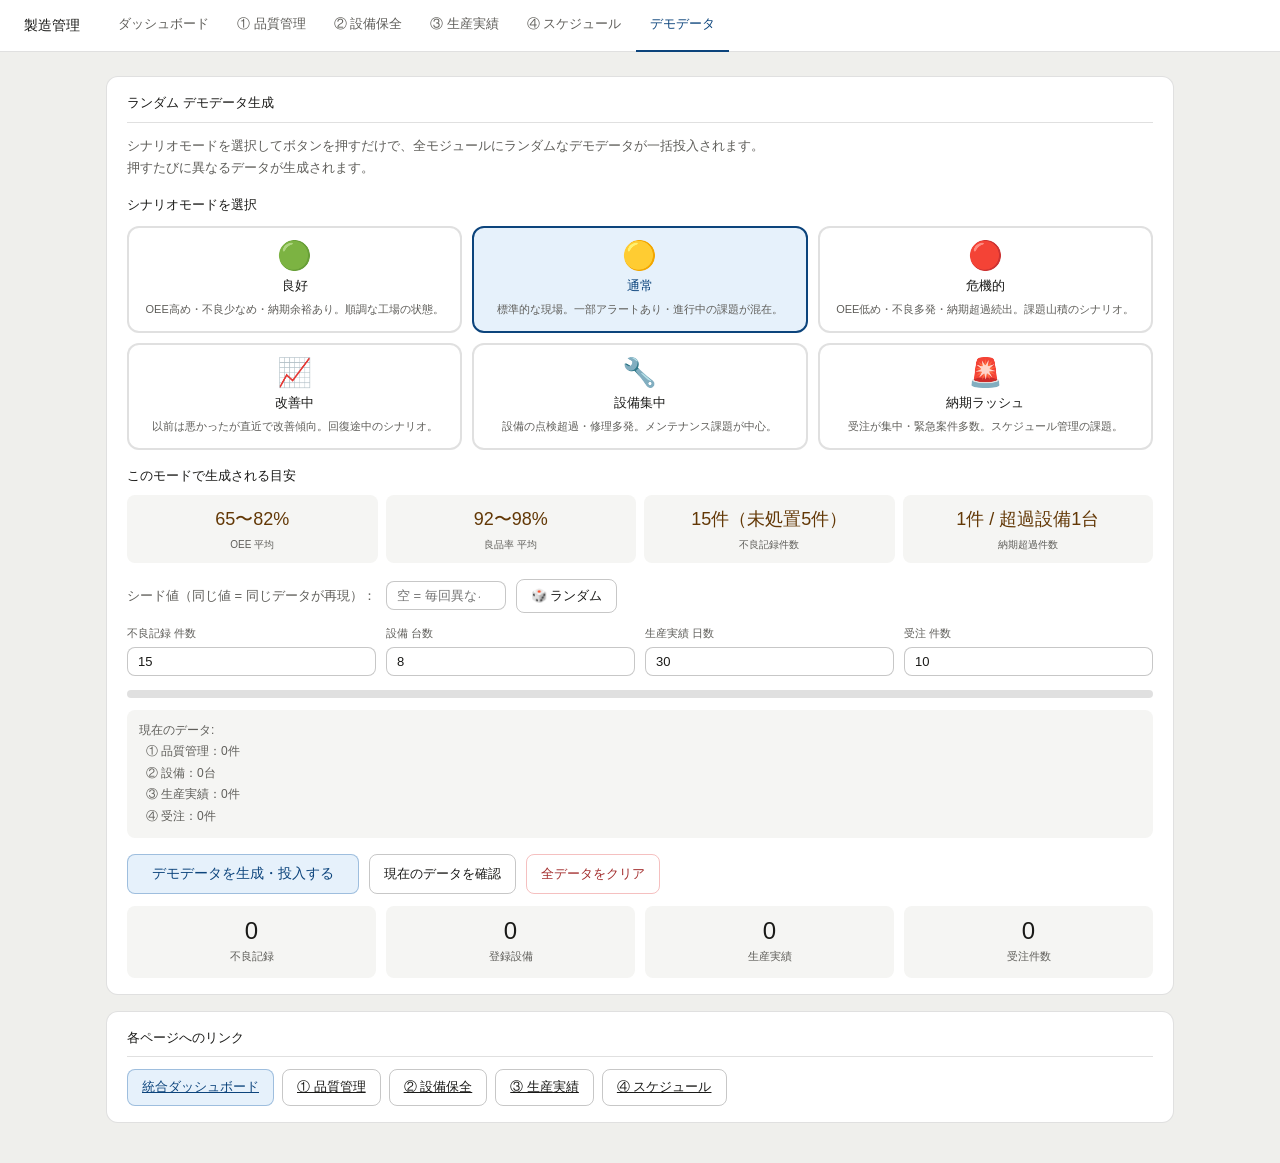
<file: demo.html>
<!DOCTYPE html>
<html lang="ja">
<head>
<meta charset="UTF-8">
<meta name="viewport" content="width=device-width, initial-scale=1">
<title>デモデータ（ランダム生成） | 製造管理</title>
<link rel="stylesheet" href="css/style.css">
<style>
.mode-grid{display:grid;grid-template-columns:repeat(3,minmax(0,1fr));gap:10px;margin-bottom:1rem}
.mode-card{border:2px solid var(--border);border-radius:var(--radius-lg);padding:14px;cursor:pointer;transition:all .15s;text-align:center;background:var(--bg)}
.mode-card:hover{border-color:var(--border2)}
.mode-card.selected{border-color:var(--info);background:var(--info-bg)}
.mode-card.selected .mode-name{color:var(--info)}
.mode-card.selected-warn{border-color:var(--danger);background:var(--danger-bg)}
.mode-card.selected-warn .mode-name{color:var(--danger)}
.mode-card.selected-ok{border-color:var(--success);background:var(--success-bg)}
.mode-card.selected-ok .mode-name{color:var(--success)}
.mode-icon{font-size:28px;margin-bottom:6px;line-height:1}
.mode-name{font-size:13px;font-weight:500;color:var(--text)}
.mode-desc{font-size:11px;color:var(--text2);margin-top:4px;line-height:1.5}
.kpi-preview{display:grid;grid-template-columns:repeat(4,minmax(0,1fr));gap:8px;margin-bottom:1rem}
.kpi-p{background:var(--bg2);border-radius:var(--radius);padding:10px;text-align:center}
.kpi-pv{font-size:18px;font-weight:500}
.kpi-pl{font-size:10px;color:var(--text2);margin-top:3px}
.seed-row{display:flex;align-items:center;gap:10px;margin-bottom:12px;flex-wrap:wrap}
.prog-bar{height:8px;background:var(--border);border-radius:4px;overflow:hidden;margin:12px 0}
.prog-fill{height:100%;border-radius:4px;transition:width .4s}
.log-box{background:var(--bg2);border-radius:var(--radius);padding:10px 12px;font-size:12px;line-height:1.8;color:var(--text2);min-height:60px;white-space:pre-wrap}
.detail-grid{display:grid;grid-template-columns:1fr 1fr;gap:10px;margin-top:10px}
.detail-item{font-size:12px;padding:8px 10px;background:var(--bg2);border-radius:var(--radius)}
.detail-label{font-size:10px;color:var(--text2);margin-bottom:2px}
.detail-val{font-size:13px;font-weight:500;color:var(--text)}
</style>
</head>
<body>
<script src="js/nav.js"></script>
<div class="page">

<div class="card">
  <div class="sec">ランダム デモデータ生成</div>
  <p style="font-size:13px;color:var(--text2);margin-bottom:16px;line-height:1.7">
    シナリオモードを選択してボタンを押すだけで、全モジュールにランダムなデモデータが一括投入されます。<br>
    押すたびに異なるデータが生成されます。
  </p>

  <!-- モード選択 -->
  <div style="font-size:13px;font-weight:500;margin-bottom:10px">シナリオモードを選択</div>
  <div class="mode-grid" id="mode-grid">
    <div class="mode-card" onclick="selectMode('good',this)" id="mode-good">
      <div class="mode-icon">🟢</div>
      <div class="mode-name">良好</div>
      <div class="mode-desc">OEE高め・不良少なめ・納期余裕あり。順調な工場の状態。</div>
    </div>
    <div class="mode-card selected" onclick="selectMode('normal',this)" id="mode-normal">
      <div class="mode-icon">🟡</div>
      <div class="mode-name">通常</div>
      <div class="mode-desc">標準的な現場。一部アラートあり・進行中の課題が混在。</div>
    </div>
    <div class="mode-card" onclick="selectMode('critical',this)" id="mode-critical">
      <div class="mode-icon">🔴</div>
      <div class="mode-name">危機的</div>
      <div class="mode-desc">OEE低め・不良多発・納期超過続出。課題山積のシナリオ。</div>
    </div>
    <div class="mode-card" onclick="selectMode('recovery',this)" id="mode-recovery">
      <div class="mode-icon">📈</div>
      <div class="mode-name">改善中</div>
      <div class="mode-desc">以前は悪かったが直近で改善傾向。回復途中のシナリオ。</div>
    </div>
    <div class="mode-card" onclick="selectMode('maintenance',this)" id="mode-maintenance">
      <div class="mode-icon">🔧</div>
      <div class="mode-name">設備集中</div>
      <div class="mode-desc">設備の点検超過・修理多発。メンテナンス課題が中心。</div>
    </div>
    <div class="mode-card" onclick="selectMode('rush',this)" id="mode-rush">
      <div class="mode-icon">🚨</div>
      <div class="mode-name">納期ラッシュ</div>
      <div class="mode-desc">受注が集中・緊急案件多数。スケジュール管理の課題。</div>
    </div>
  </div>

  <!-- KPI プレビュー -->
  <div style="font-size:13px;font-weight:500;margin-bottom:8px">このモードで生成される目安</div>
  <div class="kpi-preview">
    <div class="kpi-p"><div class="kpi-pv" id="pv-oee">—</div><div class="kpi-pl">OEE 平均</div></div>
    <div class="kpi-p"><div class="kpi-pv" id="pv-yield">—</div><div class="kpi-pl">良品率 平均</div></div>
    <div class="kpi-p"><div class="kpi-pv" id="pv-defect">—</div><div class="kpi-pl">不良記録件数</div></div>
    <div class="kpi-p"><div class="kpi-pv" id="pv-overdue">—</div><div class="kpi-pl">納期超過件数</div></div>
  </div>

  <!-- シード値 -->
  <div class="seed-row">
    <div style="font-size:13px;color:var(--text2)">シード値（同じ値 = 同じデータが再現）：</div>
    <input type="number" id="seed-input" style="font-size:13px;padding:6px 10px;border:0.5px solid var(--border2);border-radius:var(--radius);background:var(--bg);color:var(--text);width:120px" placeholder="空 = 毎回異なる">
    <button class="btn" onclick="randomSeed()">🎲 ランダム</button>
    <div style="font-size:11px;color:var(--text2)" id="seed-hint"></div>
  </div>

  <!-- 件数設定 -->
  <div style="display:grid;grid-template-columns:repeat(4,minmax(0,1fr));gap:10px;margin-bottom:14px">
    <div class="f"><label>不良記録 件数</label><input type="number" id="qc-n" value="15" min="3" max="50"></div>
    <div class="f"><label>設備 台数</label><input type="number" id="eq-n" value="8" min="2" max="20"></div>
    <div class="f"><label>生産実績 日数</label><input type="number" id="prod-n" value="30" min="7" max="90"></div>
    <div class="f"><label>受注 件数</label><input type="number" id="ord-n" value="10" min="3" max="20"></div>
  </div>

  <div class="prog-bar"><div class="prog-fill" id="prog" style="width:0%"></div></div>
  <div class="log-box" id="log">モードを選択して「デモデータを生成・投入する」を押してください。</div>

  <div style="display:flex;gap:10px;margin-top:16px;flex-wrap:wrap">
    <button class="btn btn-p" style="font-size:14px;padding:10px 24px" id="btn-load" onclick="loadAll()">デモデータを生成・投入する</button>
    <button class="btn" onclick="checkStatus()">現在のデータを確認</button>
    <button class="btn btn-d" onclick="clearAll()">全データをクリア</button>
  </div>

  <div style="display:grid;grid-template-columns:repeat(4,minmax(0,1fr));gap:10px;margin-top:12px;display:none" id="summary">
    <div class="stat"><div class="sv" id="sm0">0</div><div class="sl">不良記録</div></div>
    <div class="stat"><div class="sv" id="sm1">0</div><div class="sl">登録設備</div></div>
    <div class="stat"><div class="sv" id="sm2">0</div><div class="sl">生産実績</div></div>
    <div class="stat"><div class="sv" id="sm3">0</div><div class="sl">受注件数</div></div>
  </div>
</div>

<div class="card">
  <div class="sec">各ページへのリンク</div>
  <div style="display:flex;gap:8px;flex-wrap:wrap">
    <a href="index.html" class="btn btn-p">統合ダッシュボード</a>
    <a href="quality.html" class="btn">① 品質管理</a>
    <a href="equipment.html" class="btn">② 設備保全</a>
    <a href="production.html" class="btn">③ 生産実績</a>
    <a href="schedule.html" class="btn">④ スケジュール</a>
  </div>
</div>

</div>
<script src="js/shared.js"></script>
<script>
// ── シード付き乱数 ────────────────────────────────────────────
let _seed = 0;
function setSeed(s) { _seed = s; }
function seededRand() {
  _seed = (_seed * 1664525 + 1013904223) & 0xffffffff;
  return ((_seed >>> 0) / 0xffffffff);
}
function srnd(a, b) { return Math.floor(seededRand() * (b - a + 1)) + a; }
function spick(arr) { return arr[Math.floor(seededRand() * arr.length)]; }

// ── モード定義 ────────────────────────────────────────────────
const MODES = {
  good:        { oeeRange:[78,92], yieldRange:[96,99.5], defectPct:[0,2], availRange:[92,100], openQCPct:10, overdueOrd:0, nearEq:1, overEq:0, label:'良好',        progressRange:[60,95] },
  normal:      { oeeRange:[65,82], yieldRange:[92,98],   defectPct:[1,5], availRange:[82,98],  openQCPct:35, overdueOrd:1, nearEq:2, overEq:1, label:'通常',        progressRange:[30,75] },
  critical:    { oeeRange:[45,65], yieldRange:[80,90],   defectPct:[5,12],availRange:[65,85],  openQCPct:65, overdueOrd:3, nearEq:3, overEq:3, label:'危機的',      progressRange:[10,50] },
  recovery:    { oeeRange:[60,85], yieldRange:[88,97],   defectPct:[2,8], availRange:[75,95],  openQCPct:25, overdueOrd:1, nearEq:2, overEq:1, label:'改善中',      progressRange:[40,80] },
  maintenance: { oeeRange:[60,78], yieldRange:[90,97],   defectPct:[2,6], availRange:[70,88],  openQCPct:30, overdueOrd:1, nearEq:4, overEq:3, label:'設備集中',    progressRange:[30,70] },
  rush:        { oeeRange:[68,85], yieldRange:[91,97],   defectPct:[2,5], availRange:[85,98],  openQCPct:20, overdueOrd:3, nearEq:1, overEq:1, label:'納期ラッシュ', progressRange:[20,65] },
};

let currentMode = 'normal';

// モード選択状態のクラスマップ
const MODE_CLS = { good:'selected-ok', normal:'selected', critical:'selected-warn', recovery:'selected', maintenance:'selected', rush:'selected-warn' };

function selectMode(mode, el) {
  currentMode = mode;
  document.querySelectorAll('.mode-card').forEach(c => c.classList.remove('selected','selected-warn','selected-ok'));
  el.classList.add(MODE_CLS[mode] || 'selected');
  updatePreview();
}

function updatePreview() {
  const m = MODES[currentMode];
  const avgOEE = Math.round((m.oeeRange[0] + m.oeeRange[1]) / 2);
  const avgYield = ((m.yieldRange[0] + m.yieldRange[1]) / 2).toFixed(1);
  const qcN = parseInt(document.getElementById('qc-n').value) || 15;
  const ordN = parseInt(document.getElementById('ord-n').value) || 10;

  document.getElementById('pv-oee').textContent = `${m.oeeRange[0]}〜${m.oeeRange[1]}%`;
  document.getElementById('pv-oee').style.color = avgOEE >= 75 ? 'var(--success)' : avgOEE >= 65 ? 'var(--warn)' : 'var(--danger)';
  document.getElementById('pv-yield').textContent = `${m.yieldRange[0]}〜${m.yieldRange[1]}%`;
  document.getElementById('pv-yield').style.color = m.yieldRange[0] >= 95 ? 'var(--success)' : m.yieldRange[0] >= 90 ? 'var(--warn)' : 'var(--danger)';
  document.getElementById('pv-defect').textContent = `${qcN}件（未処置${Math.round(qcN * m.openQCPct / 100)}件）`;
  document.getElementById('pv-defect').style.color = m.openQCPct > 50 ? 'var(--danger)' : m.openQCPct > 25 ? 'var(--warn)' : 'var(--success)';
  document.getElementById('pv-overdue').textContent = `${m.overdueOrd}件 / 超過設備${m.overEq}台`;
  document.getElementById('pv-overdue').style.color = m.overdueOrd > 2 ? 'var(--danger)' : m.overdueOrd > 0 ? 'var(--warn)' : 'var(--success)';
}

function randomSeed() {
  const s = Math.floor(Math.random() * 999999);
  document.getElementById('seed-input').value = s;
  document.getElementById('seed-hint').textContent = `シード: ${s}`;
}

// ── マスタデータ ─────────────────────────────────────────────
const LINES   = ['Aライン','Bライン','Cライン'];
const PERSONS = ['田中','鈴木','佐藤','山田','中村','伊藤'];
const PROCESSES = ['溶接工程','プレス工程','塗装工程','組立工程','検査工程','機械加工'];
const DEF_TYPES = ['寸法不良','外観不良','機能不良','材料不良','組み付け不良','その他'];
const EQ_NAMES  = ['NC旋盤','フライス盤','プレス機','溶接ロボット','コンベア','検査装置','コンプレッサー','マシニングセンタ','研削盤','放電加工機'];
const EQ_TYPES  = ['旋盤','フライス盤','プレス機','ロボット','コンベア','その他'];
const STEPS     = ['受注確認','材料調達','加工・製造','検査・品質確認','梱包','出荷'];
const CLIENTS   = ['〇〇製作所','△△工業','□□商事','◇◇自動車','★★電機','▲▲精機','●●化学','◎◎金属'];
const PRODUCTS  = ['部品A','シャフトB型','ブラケットC','ギアD','ケースE','フランジF','カムG','スリーブH','ノズルI','バルブJ'];
const PRIORITIES = ['緊急','高','通常','通常','通常','低'];
const NAZE = [
  '作業手順が守られていなかった',
  '手順書の確認が不十分だった',
  '教育訓練が不足していた',
  '訓練計画が未策定だった',
  '管理体制が確立されていなかった'
];

// ── 生成関数 ──────────────────────────────────────────────────
function makeQC(m, count) {
  const openN = Math.round(count * m.openQCPct / 100);
  const progN = Math.round(count * 0.25);
  const statuses = [];
  for (let i = 0; i < count; i++) {
    if (i < openN) statuses.push('未処置');
    else if (i < openN + progN) statuses.push('対応中');
    else statuses.push('処置済');
  }
  // shuffle statuses
  for (let i = statuses.length - 1; i > 0; i--) {
    const j = Math.floor(seededRand() * (i + 1));
    [statuses[i], statuses[j]] = [statuses[j], statuses[i]];
  }
  return Array.from({ length: count }, (_, i) => ({
    id: Date.now() + i,
    date: dAgo(srnd(0, 25)),
    process: spick(PROCESSES),
    lot: `LOT-${new Date().getFullYear()}-${String(100 + i).padStart(3, '0')}`,
    type: spick(DEF_TYPES),
    qty: srnd(1, 10),
    person: spick(PERSONS),
    desc: `${spick(PROCESSES)}にて${spick(DEF_TYPES)}を確認。調査・対応を実施。`,
    n1: NAZE[0], n2: NAZE[1], n3: NAZE[2], n4: NAZE[3], n5: NAZE[4],
    action: '是正処置を実施し、再発防止策を策定する',
    photos: [], status: statuses[i],
    sev: spick(['軽微','中程度','重大']),
    mgr: spick(PERSONS),
    createdAt: new Date().toLocaleString('ja-JP')
  }));
}

function makeEQ(m, count) {
  const cycles = ['7','30','90','180','365'];
  // 設備ごとに点検残り日数を決める
  const daysList = [];
  for (let i = 0; i < count; i++) {
    if (i < m.overEq) daysList.push(srnd(-15, -1));       // 超過
    else if (i < m.overEq + m.nearEq) daysList.push(srnd(0, 7)); // 間近
    else daysList.push(srnd(10, 60));                       // 正常
  }
  // shuffle
  for (let i = daysList.length - 1; i > 0; i--) {
    const j = Math.floor(seededRand() * (i + 1));
    [daysList[i], daysList[j]] = [daysList[j], daysList[i]];
  }

  const eqs = Array.from({ length: count }, (_, i) => ({
    id: 1000 + i,
    name: EQ_NAMES[i % EQ_NAMES.length] + (i >= EQ_NAMES.length ? ` #${Math.floor(i / EQ_NAMES.length) + 1}` : ''),
    eqId: `M-${String(i + 1).padStart(3, '0')}`,
    line: LINES[i % LINES.length],
    type: spick(EQ_TYPES),
    intro: dAgo(srnd(100, 1000)),
    nextInspection: dFrom(daysList[i]),
    cycle: spick(cycles),
    person: spick(PERSONS),
    email: '',
    note: ''
  }));

  const faultTypes = ['機械故障','電気系統','消耗品交換','油圧・空圧'];
  const results    = ['修理完了','修理完了','修理完了','部品待ち','経過観察'];
  const histN = Math.max(2, Math.round(count * 0.75));
  const hists = Array.from({ length: histN }, (_, i) => {
    const eq = spick(eqs);
    const costBase = m === MODES.maintenance ? 50000 : 10000;
    return {
      id: 2000 + i, eqId: eq.id,
      date: dAgo(srnd(1, 30)),
      type: spick(faultTypes),
      person: spick(PERSONS),
      stop: srnd(15, m === MODES.maintenance ? 300 : 180),
      cost: srnd(costBase / 10000, 50) * 10000,
      desc: '点検中に部品摩耗を確認。交換・調整にて復旧。',
      result: spick(results),
      createdAt: new Date().toLocaleString('ja-JP')
    };
  });
  return { eqs, hists };
}

function makeProd(m, days) {
  const plantime = 480;
  const ct = srnd(80, 110);
  let id = 3000;
  const recs = [];

  for (let day = days - 1; day >= 0; day--) {
    const date = dAgo(day);
    // 「改善中」モードは後半ほど良くなる
    const ratio = currentMode === 'recovery' ? (days - day) / days : 1;

    LINES.forEach((line, li) => {
      const oeeMin = m.oeeRange[0] + (currentMode === 'recovery' ? (m.oeeRange[1] - m.oeeRange[0]) * ratio * 0.5 : 0);
      const planMin = 250, planMax = 350;
      const plan = srnd(planMin, planMax);

      const availPct = m.availRange[0] + seededRand() * (m.availRange[1] - m.availRange[0]);
      const run = Math.round(plantime * availPct / 100);

      const defMin = m.defectPct[0], defMax = m.defectPct[1];
      const defPct = defMin + seededRand() * (defMax - defMin) * (currentMode === 'recovery' ? (1 - ratio * 0.6) : 1);
      const actual = srnd(Math.floor(plan * 0.85), plan);
      const good = actual - Math.round(actual * defPct / 100);

      const y  = Math.round((good / actual) * 1000) / 10;
      const av = Math.round((run / plantime) * 1000) / 10;
      const pf = Math.min(100, Math.round(((actual * (ct / 60)) / run) * 1000) / 10);
      const o  = Math.round((av / 100) * (pf / 100) * (y / 100) * 1000) / 10;

      recs.push({
        id: id++, date, line,
        eq: '', plan, actual, good,
        run, plantime, stop: plantime - run, ct,
        person: PERSONS[li % PERSONS.length],
        shift: seededRand() > 0.5 ? '日勤' : '夜勤',
        memo: '',
        yieldRate: y, avail: av, perf: pf, oee: o,
        createdAt: new Date().toLocaleString('ja-JP')
      });
    });
  }
  return recs;
}

function makeOrders(m, count) {
  // 納期分布をモードに応じて調整
  const dueDists = {
    good:        [-1, 3, 5, 7, 10, 14, 20, 25, 30, 40],
    normal:      [-2, 0, 1, 3, 5,  7,  10, 14, 20, 30],
    critical:    [-5,-3,-1, 0, 1,  3,   5,  7, 10, 14],
    recovery:    [-2,-1, 0, 2, 3,  5,   7, 10, 14, 20],
    maintenance: [-1, 0, 2, 4, 6,  8,  10, 14, 20, 30],
    rush:        [-3,-2,-1, 0, 0,  1,   2,  3,  5,  7],
  };
  const dists = dueDists[currentMode] || dueDists.normal;

  return Array.from({ length: count }, (_, i) => {
    const dueD = dists[i % dists.length] + srnd(-1, 1);
    const ordered = dAgo(srnd(5, 20));
    const due = dFrom(dueD);
    const priority = currentMode === 'rush'
      ? spick(['緊急','緊急','高','高','通常'])
      : spick(PRIORITIES);

    const totalD = Math.max(1, (new Date(due) - new Date(ordered)) / 86400000);
    const progMin = m.progressRange[0], progMax = m.progressRange[1];
    const progPct = srnd(progMin, progMax);
    const stepsN = Math.min(STEPS.length, srnd(3, 6));
    const used = STEPS.slice(0, stepsN);
    const doneN = Math.floor(used.length * (progPct / 100));

    const steps = used.map((name, si) => {
      const sS = new Date(ordered); sS.setDate(sS.getDate() + Math.floor(totalD / used.length * si));
      const sE = new Date(ordered); sE.setDate(sE.getDate() + Math.floor(totalD / used.length * (si + 1)));
      const status = si < doneN ? '完了' : si === doneN ? '進行中' : '未着手';
      return {
        name, start: sS.toISOString().slice(0, 10), end: sE.toISOString().slice(0, 10),
        status, progress: status === '完了' ? 100 : status === '進行中' ? srnd(20, 80) : 0,
        person: spick(PERSONS), note: ''
      };
    });

    const no = `ORD-${new Date().getFullYear()}-${String(i + 1).padStart(3, '0')}`;
    const os = steps.every(s => s.status === '完了') ? '完了'
             : steps.some(s => s.status === '進行中' || s.status === '完了') ? '進行中' : '未着手';
    return {
      id: 4000 + i, no,
      client: CLIENTS[i % CLIENTS.length],
      product: PRODUCTS[i % PRODUCTS.length] + `-${srnd(100, 999)}`,
      qty: srnd(50, 500),
      ordered, due, priority,
      person: spick(PERSONS), line: spick(LINES), memo: '',
      steps, status: os,
      progress: Math.round(steps.filter(s => s.status === '完了').length / steps.length * 100),
      createdAt: new Date().toLocaleString('ja-JP')
    };
  });
}

// ── 投入処理 ─────────────────────────────────────────────────
function setLog(msg) { document.getElementById('log').textContent += '\n' + msg; }
function setProg(p)  { document.getElementById('prog').style.width = p + '%'; }
function sleep(ms)   { return new Promise(r => setTimeout(r, ms)); }

async function loadAll() {
  const m = MODES[currentMode];
  const seedVal = document.getElementById('seed-input').value;
  const seed = seedVal !== '' ? parseInt(seedVal) : Math.floor(Math.random() * 999999);
  setSeed(seed);
  document.getElementById('seed-input').value = seed;
  document.getElementById('seed-hint').textContent = `使用シード: ${seed}（同じ値で再現できます）`;

  const qcN   = parseInt(document.getElementById('qc-n').value)   || 15;
  const eqN   = parseInt(document.getElementById('eq-n').value)   || 8;
  const prodN = parseInt(document.getElementById('prod-n').value) || 30;
  const ordN  = parseInt(document.getElementById('ord-n').value)  || 10;

  document.getElementById('btn-load').disabled = true;
  document.getElementById('log').textContent = '';
  setProg(0);
  setLog(`▶ モード「${m.label}」でデータ生成を開始します（シード: ${seed}）`);
  await sleep(200);

  const qc = makeQC(m, qcN);
  saveKey('qc_recs', qc);
  setLog(`✓ 品質管理：${qc.length}件（未処置${qc.filter(r=>r.status==='未処置').length}件）`);
  setProg(25); await sleep(300);

  const { eqs, hists } = makeEQ(m, eqN);
  saveKey('eq2_eqs', eqs); saveKey('eq2_hists', hists); saveKey('eq2_scheds', []);
  setLog(`✓ 設備保全：設備${eqs.length}台（超過${eqs.filter(e=>dd(e.nextInspection)<0).length}台 間近${eqs.filter(e=>{const d=dd(e.nextInspection);return d>=0&&d<=7;}).length}台）`);
  setProg(50); await sleep(300);

  const prods = makeProd(m, prodN);
  saveKey('prod_recs', prods);
  const avgOEE = Math.round(prods.reduce((a,r)=>a+r.oee,0)/prods.length*10)/10;
  setLog(`✓ 生産実績：${prods.length}件（平均OEE: ${avgOEE}%）`);
  setProg(75); await sleep(300);

  const orders = makeOrders(m, ordN);
  saveKey('sd_orders', orders);
  function cst(o){if(o.status==='完了')return '完了';if(dd(o.due)<0)return '納期超過';return '進行中';}
  setLog(`✓ スケジュール：${orders.length}件（超過${orders.filter(o=>dd(o.due)<0).length}件 緊急${orders.filter(o=>o.priority==='緊急').length}件）`);
  setProg(100); await sleep(200);

  setLog(`\n✅ 「${m.label}」モードのデモデータ投入が完了しました！`);
  showSummary(qc.length, eqs.length, prods.length, orders.length);
  document.getElementById('btn-load').disabled = false;
}

function checkStatus() {
  const q=(loadKey('qc_recs')||[]).length;
  const e=(loadKey('eq2_eqs')||[]).length;
  const p=(loadKey('prod_recs')||[]).length;
  const o=(loadKey('sd_orders')||[]).length;
  document.getElementById('log').textContent=`現在のデータ:\n  ① 品質管理：${q}件\n  ② 設備：${e}台\n  ③ 生産実績：${p}件\n  ④ 受注：${o}件`;
  showSummary(q,e,p,o);
}
function clearAll() {
  if(!confirm('全データを削除しますか？'))return;
  ['qc_recs','eq2_eqs','eq2_hists','eq2_scheds','prod_recs','sd_orders'].forEach(k=>localStorage.removeItem(k));
  document.getElementById('log').textContent='全データをクリアしました。';
  document.getElementById('summary').style.display='none';
  setProg(0);
}
function showSummary(q,e,p,o) {
  document.getElementById('sm0').textContent=q;
  document.getElementById('sm1').textContent=e;
  document.getElementById('sm2').textContent=p;
  document.getElementById('sm3').textContent=o;
  document.getElementById('summary').style.display='grid';
}

// 初期化
updatePreview();
['qc-n','eq-n','prod-n','ord-n'].forEach(id=>document.getElementById(id).addEventListener('input', updatePreview));
checkStatus();
</script>
</body>
</html>
</file>
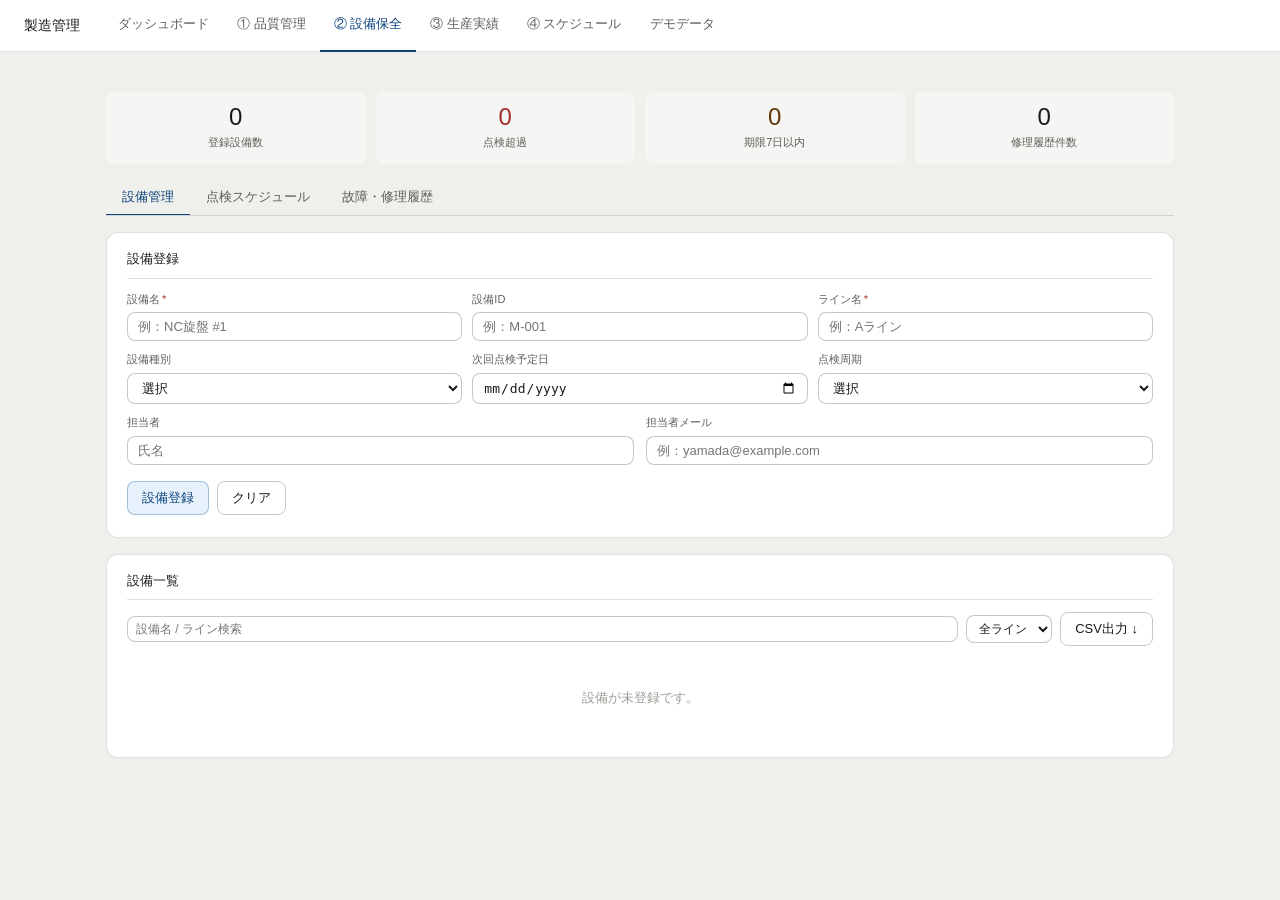
<file: equipment.html>
<!DOCTYPE html>
<html lang="ja">
<head>
<meta charset="UTF-8">
<meta name="viewport" content="width=device-width, initial-scale=1">
<title>設備保全 | 製造管理</title>
<link rel="stylesheet" href="css/style.css">
</head>
<body>
<script src="js/nav.js"></script>
<div class="page">
  <div id="alert-zone" style="margin-bottom:1rem"></div>
  <div class="g4" style="margin-bottom:1rem">
    <div class="stat"><div class="sv" id="s0">0</div><div class="sl">登録設備数</div></div>
    <div class="stat"><div class="sv" id="s1" style="color:var(--danger)">0</div><div class="sl">点検超過</div></div>
    <div class="stat"><div class="sv" id="s2" style="color:var(--warn)">0</div><div class="sl">期限7日以内</div></div>
    <div class="stat"><div class="sv" id="s3">0</div><div class="sl">修理履歴件数</div></div>
  </div>

  <div class="tabs">
    <button class="tab active" onclick="switchTab('eq',this)">設備管理</button>
    <button class="tab" onclick="switchTab('sched',this)">点検スケジュール</button>
    <button class="tab" onclick="switchTab('hist',this)">故障・修理履歴</button>
  </div>

  <div id="panel-eq" class="panel show">
    <div class="card">
      <div class="sec">設備登録</div>
      <div class="g3">
        <div class="f"><label>設備名<span class="req">*</span></label><input type="text" id="eq-name" placeholder="例：NC旋盤 #1"></div>
        <div class="f"><label>設備ID</label><input type="text" id="eq-id" placeholder="例：M-001"></div>
        <div class="f"><label>ライン名<span class="req">*</span></label><input type="text" id="eq-line" placeholder="例：Aライン"></div>
      </div>
      <div class="g3">
        <div class="f"><label>設備種別</label>
          <select id="eq-type"><option value="">選択</option><option>旋盤</option><option>フライス盤</option><option>プレス機</option><option>溶接機</option><option>コンベア</option><option>ロボット</option><option>その他</option></select>
        </div>
        <div class="f"><label>次回点検予定日</label><input type="date" id="eq-next"></div>
        <div class="f"><label>点検周期</label>
          <select id="eq-cycle"><option value="">選択</option><option value="7">週次（7日）</option><option value="30">月次（30日）</option><option value="90">3ヶ月</option><option value="180">半年</option><option value="365">年次</option></select>
        </div>
      </div>
      <div class="g2">
        <div class="f"><label>担当者</label><input type="text" id="eq-person" placeholder="氏名"></div>
        <div class="f"><label>担当者メール</label><input type="email" id="eq-email" placeholder="例：yamada@example.com"></div>
      </div>
      <div class="btn-row"><button class="btn btn-p" onclick="addEq()">設備登録</button><button class="btn" onclick="clearEqForm()">クリア</button></div>
      <div class="errmsg" id="eq-err"></div>
    </div>
    <div class="card">
      <div class="sec">設備一覧</div>
      <div class="frow">
        <input type="text" id="eq-q" placeholder="設備名 / ライン検索" oninput="renderEq()" style="flex:1;min-width:120px">
        <select id="eq-fl" onchange="renderEq()"><option value="">全ライン</option></select>
        <button class="btn" onclick="exportEqCSV()">CSV出力 ↓</button>
      </div>
      <div id="eq-list"></div>
      <div id="eq-empty" class="empty-hint">設備が未登録です。</div>
    </div>
  </div>

  <div id="panel-sched" class="panel">
    <div class="card">
      <div class="sec">点検スケジュール一覧（残り日数順）</div>
      <div class="tbl-wrap">
        <table>
          <thead><tr>
            <th style="width:108px">設備名</th><th style="width:72px">ライン</th>
            <th style="width:88px">次回点検日</th><th style="width:80px">残り日数</th>
            <th style="width:64px">周期</th><th style="width:64px">担当者</th><th style="width:72px">状態</th>
          </tr></thead>
          <tbody id="sched-tbody"></tbody>
        </table>
        <div id="sched-empty" class="empty-hint">設備を登録するとスケジュールが表示されます。</div>
      </div>
    </div>
  </div>

  <div id="panel-hist" class="panel">
    <div class="card">
      <div class="sec">故障・修理記録</div>
      <div class="g3">
        <div class="f"><label>設備<span class="req">*</span></label><select id="ht-eq"><option value="">設備を選択</option></select></div>
        <div class="f"><label>発生日<span class="req">*</span></label><input type="date" id="ht-date"></div>
        <div class="f"><label>故障種別</label>
          <select id="ht-type"><option>機械故障</option><option>電気系統</option><option>油圧・空圧</option><option>消耗品交換</option><option>その他</option></select>
        </div>
      </div>
      <div class="g3">
        <div class="f"><label>対応者<span class="req">*</span></label><input type="text" id="ht-person" placeholder="氏名"></div>
        <div class="f"><label>停止時間（分）</label><input type="number" id="ht-stop" placeholder="0" min="0"></div>
        <div class="f"><label>修理費用（円）</label><input type="number" id="ht-cost" placeholder="0" min="0"></div>
      </div>
      <div class="f" style="margin-bottom:10px"><label>故障内容<span class="req">*</span></label><textarea id="ht-desc" placeholder="症状・原因・対応内容"></textarea></div>
      <div class="f" style="margin-bottom:12px"><label>修理結果</label>
        <div style="display:flex;gap:12px;margin-top:4px">
          <label style="display:flex;align-items:center;gap:4px;font-size:13px"><input type="radio" name="ht-res" value="修理完了" checked> 修理完了</label>
          <label style="display:flex;align-items:center;gap:4px;font-size:13px"><input type="radio" name="ht-res" value="部品待ち"> 部品待ち</label>
          <label style="display:flex;align-items:center;gap:4px;font-size:13px"><input type="radio" name="ht-res" value="経過観察"> 経過観察</label>
        </div>
      </div>
      <div class="btn-row"><button class="btn btn-p" onclick="addHist()">記録登録</button><button class="btn" onclick="clearHistForm()">クリア</button></div>
      <div class="errmsg" id="ht-err"></div>
    </div>
    <div class="card">
      <div class="sec">修理履歴一覧</div>
      <div class="frow">
        <select id="ht-feq" onchange="renderHist()"><option value="">全設備</option></select>
        <select id="ht-fres" onchange="renderHist()"><option value="">全結果</option><option>修理完了</option><option>部品待ち</option><option>経過観察</option></select>
        <button class="btn" onclick="exportHistCSV()">CSV出力 ↓</button>
      </div>
      <div class="tbl-wrap">
        <table>
          <thead><tr>
            <th style="width:108px">設備名</th><th style="width:72px">発生日</th><th style="width:88px">故障種別</th>
            <th style="width:64px">対応者</th><th style="width:60px">停止(分)</th><th style="width:72px">費用(円)</th>
            <th style="width:76px">結果</th><th style="width:44px">詳細</th>
          </tr></thead>
          <tbody id="hist-tbody"></tbody>
        </table>
        <div id="hist-empty" class="empty-hint">修理履歴がありません。</div>
      </div>
    </div>
  </div>
</div>
<script src="js/shared.js"></script>
<script>
let eqs=loadKey('eq2_eqs')||[]; let hists=loadKey('eq2_hists')||[]; let expH={};
const CL={'7':'週次','30':'月次','90':'3ヶ月','180':'半年','365':'年次'};
document.getElementById('ht-date').value=tod();
function schedSt(e){if(!e.nextInspection)return{lbl:'未設定',cls:'b-gray',d:null};const d=dd(e.nextInspection);if(d<0)return{lbl:'超過中',cls:'b-red',d};if(d<=7)return{lbl:'期限間近',cls:'b-amb',d};return{lbl:'正常',cls:'b-grn',d};}
function renderAlerts(){
  const ov=eqs.filter(e=>e.nextInspection&&dd(e.nextInspection)<0);
  const nr=eqs.filter(e=>e.nextInspection&&dd(e.nextInspection)>=0&&dd(e.nextInspection)<=7);
  let h='';
  if(ov.length)h+=`<div class="alert danger"><span class="alert-icon">!</span><div><strong>点検期限超過 ${ov.length}件</strong><br><span style="font-size:12px">${ov.map(e=>e.name).join('、')}</span></div></div>`;
  if(nr.length)h+=`<div class="alert warn"><span class="alert-icon">!</span><div><strong>点検期限7日以内 ${nr.length}件</strong><br><span style="font-size:12px">${nr.map(e=>e.name+'（残り'+dd(e.nextInspection)+'日）').join('、')}</span></div></div>`;
  document.getElementById('alert-zone').innerHTML=h;
}
function renderStats(){
  document.getElementById('s0').textContent=eqs.length;
  document.getElementById('s1').textContent=eqs.filter(e=>e.nextInspection&&dd(e.nextInspection)<0).length;
  document.getElementById('s2').textContent=eqs.filter(e=>e.nextInspection&&dd(e.nextInspection)>=0&&dd(e.nextInspection)<=7).length;
  document.getElementById('s3').textContent=hists.length;
}
function updateFilters(){
  const lines=[...new Set(eqs.map(e=>e.line).filter(Boolean))];
  ['eq-fl'].forEach(id=>{const el=document.getElementById(id);if(!el)return;const c=el.value;el.innerHTML='<option value="">全ライン</option>';lines.forEach(l=>{const o=document.createElement('option');o.value=l;o.textContent=l;el.appendChild(o);});el.value=c;});
  ['ht-eq','ht-feq'].forEach(id=>{const el=document.getElementById(id);if(!el)return;const c=el.value;el.innerHTML=id==='ht-feq'?'<option value="">全設備</option>':'<option value="">設備を選択</option>';eqs.forEach(e=>{const o=document.createElement('option');o.value=e.id;o.textContent=e.name+'（'+e.line+'）';el.appendChild(o);});el.value=c;});
}
function addEq(){
  const name=document.getElementById('eq-name').value.trim(),line=document.getElementById('eq-line').value.trim();
  if(!name||!line){document.getElementById('eq-err').textContent='設備名・ライン名は必須です。';return;}
  document.getElementById('eq-err').textContent='';
  eqs.push({id:Date.now(),name,eqId:document.getElementById('eq-id').value.trim(),line,type:document.getElementById('eq-type').value,nextInspection:document.getElementById('eq-next').value,cycle:document.getElementById('eq-cycle').value,person:document.getElementById('eq-person').value.trim(),email:document.getElementById('eq-email').value.trim()});
  saveKey('eq2_eqs',eqs);renderAll();clearEqForm();
}
function clearEqForm(){['eq-name','eq-id','eq-line','eq-next','eq-person','eq-email'].forEach(id=>document.getElementById(id).value='');document.getElementById('eq-type').value='';document.getElementById('eq-cycle').value='';document.getElementById('eq-err').textContent='';}
function renderEq(){
  const q=document.getElementById('eq-q').value.toLowerCase(),fl=document.getElementById('eq-fl').value;
  const filtered=eqs.filter(e=>(!fl||e.line===fl)&&(!q||e.name.toLowerCase().includes(q)||e.line.toLowerCase().includes(q)));
  document.getElementById('eq-empty').style.display=filtered.length?'none':'block';
  document.getElementById('eq-list').innerHTML=filtered.map(e=>{
    const st=schedSt(e);const hc=hists.filter(h=>h.eqId===e.id).length;
    return `<div style="border:0.5px solid var(--border);border-radius:var(--radius);padding:10px 12px;margin-bottom:8px">
      <div style="display:flex;justify-content:space-between;align-items:flex-start;margin-bottom:6px;gap:8px">
        <div><div style="font-size:13px;font-weight:500">${e.name}${e.eqId?' <span style="font-size:11px;color:var(--text2)">('+e.eqId+')</span>':''}</div><div style="font-size:11px;color:var(--text2)">${e.line}${e.type?' · '+e.type:''}</div></div>
        <div style="display:flex;gap:6px"><span class="badge ${st.cls}">${st.lbl}</span><button class="btn btn-d" style="font-size:11px;padding:3px 10px" onclick="delEq(${e.id})">削除</button></div>
      </div>
      <div style="display:grid;grid-template-columns:1fr 1fr;gap:6px;font-size:11px;color:var(--text2)">
        <div>次回点検：<span style="color:var(--text)">${e.nextInspection||'未設定'}</span>${st.d!==null?' <span style="color:'+(st.d<0?'var(--danger)':'var(--text2)')+'">（'+(st.d<0?'超過'+Math.abs(st.d)+'日':'残り'+st.d+'日')+'）</span>':''}</div>
        <div>周期：<span style="color:var(--text)">${CL[e.cycle]||'未設定'}</span></div>
        <div>担当：<span style="color:var(--text)">${e.person||'—'}</span></div>
        <div>修理履歴：<span style="color:var(--text)">${hc}件</span></div>
      </div>
    </div>`;
  }).join('');
}
function renderSched(){
  const sorted=[...eqs].sort((a,b)=>{const da=a.nextInspection?dd(a.nextInspection):9999,db=b.nextInspection?dd(b.nextInspection):9999;return da-db;});
  document.getElementById('sched-empty').style.display=sorted.length?'none':'block';
  document.getElementById('sched-tbody').innerHTML=sorted.map(e=>{const st=schedSt(e);return `<tr>
    <td style="font-size:12px;font-weight:500">${e.name}</td><td style="font-size:11px">${e.line}</td>
    <td>${e.nextInspection||'—'}</td>
    <td style="color:${st.d!==null&&st.d<0?'var(--danger)':st.d!==null&&st.d<=7?'var(--warn)':'var(--text)'}">${st.d===null?'—':st.d<0?'超過'+Math.abs(st.d)+'日':'残り'+st.d+'日'}</td>
    <td style="font-size:11px">${CL[e.cycle]||'—'}</td><td style="font-size:11px">${e.person||'—'}</td>
    <td><span class="badge ${st.cls}">${st.lbl}</span></td>
  </tr>`;}).join('');
}
function addHist(){
  const eqId=document.getElementById('ht-eq').value,date=document.getElementById('ht-date').value,person=document.getElementById('ht-person').value.trim(),desc=document.getElementById('ht-desc').value.trim();
  if(!eqId||!date||!person||!desc){document.getElementById('ht-err').textContent='必須項目を入力してください。';return;}
  document.getElementById('ht-err').textContent='';
  hists.unshift({id:Date.now(),eqId:parseInt(eqId),date,type:document.getElementById('ht-type').value,person,stop:parseInt(document.getElementById('ht-stop').value)||0,cost:parseInt(document.getElementById('ht-cost').value)||0,desc,result:document.querySelector('input[name="ht-res"]:checked').value,createdAt:new Date().toLocaleString('ja-JP')});
  saveKey('eq2_hists',hists);renderStats();renderHist();clearHistForm();
}
function clearHistForm(){document.getElementById('ht-eq').value='';document.getElementById('ht-date').value=tod();['ht-person','ht-stop','ht-cost','ht-desc'].forEach(id=>document.getElementById(id).value='');document.querySelector('input[name="ht-res"][value="修理完了"]').checked=true;document.getElementById('ht-err').textContent='';}
function renderHist(){
  const feq=document.getElementById('ht-feq').value,fres=document.getElementById('ht-fres').value;
  const filtered=hists.filter(h=>(!feq||h.eqId===parseInt(feq))&&(!fres||h.result===fres));
  document.getElementById('hist-empty').style.display=filtered.length?'none':'block';
  document.getElementById('hist-tbody').innerHTML=filtered.map(h=>{
    const eq=eqs.find(e=>e.id===h.eqId);const ex=expH[h.id];
    const rc=h.result==='修理完了'?'b-grn':h.result==='部品待ち'?'b-red':'b-amb';
    const detail=ex?`<tr class="drow"><td colspan="8" style="padding:10px 12px"><div style="font-size:12px;margin-bottom:6px">${h.desc}</div><div style="display:flex;gap:8px"><button class="btn btn-d" style="font-size:11px;padding:3px 10px" onclick="delHist(${h.id})">削除</button><span style="font-size:11px;color:var(--text3)">${h.createdAt}</span></div></td></tr>`:'';
    return `<tr><td style="font-size:12px">${eq?eq.name:'不明'}</td><td>${h.date}</td><td><span class="badge b-blu">${h.type}</span></td><td style="font-size:11px">${h.person}</td><td style="text-align:right">${h.stop}</td><td style="text-align:right">${h.cost.toLocaleString()}</td><td><span class="badge ${rc}">${h.result}</span></td><td><button class="exbtn" onclick="expH[${h.id}]=!expH[${h.id}];renderHist()">${ex?'▲':'▼'}</button></td></tr>${detail}`;
  }).join('');
}
function delEq(id){if(!confirm('削除しますか？'))return;eqs=eqs.filter(e=>e.id!==id);saveKey('eq2_eqs',eqs);renderAll();}
function delHist(id){if(!confirm('削除しますか？'))return;hists=hists.filter(h=>h.id!==id);saveKey('eq2_hists',hists);renderStats();renderHist();}
function exportEqCSV(){if(!eqs.length){alert('データがありません');return;}const h=['設備名','設備ID','ライン','種別','次回点検日','周期','担当者','メール'];const rows=eqs.map(e=>[e.name,e.eqId,e.line,e.type,e.nextInspection,CL[e.cycle]||'',e.person,e.email].map(v=>`"${String(v||'').replace(/"/g,'""')}"`).join(','));dl('\uFEFF'+[h.join(','),...rows].join('\n'),`設備一覧_${tod()}.csv`);}
function exportHistCSV(){if(!hists.length){alert('データがありません');return;}const h=['設備名','発生日','故障種別','対応者','停止時間','修理費用','結果','内容'];const rows=hists.map(h2=>{const eq=eqs.find(e=>e.id===h2.eqId);return[eq?eq.name:'不明',h2.date,h2.type,h2.person,h2.stop,h2.cost,h2.result,h2.desc].map(v=>`"${String(v||'').replace(/"/g,'""')}"`).join(',');});dl('\uFEFF'+[h.join(','),...rows].join('\n'),`修理履歴_${tod()}.csv`);}
function dl(csv,name){const a=document.createElement('a');a.href=URL.createObjectURL(new Blob([csv],{type:'text/csv;charset=utf-8'}));a.download=name;a.click();}
function renderAll(){renderStats();renderAlerts();updateFilters();renderEq();renderSched();renderHist();}
renderAll();
</script>
</body>
</html>
</file>
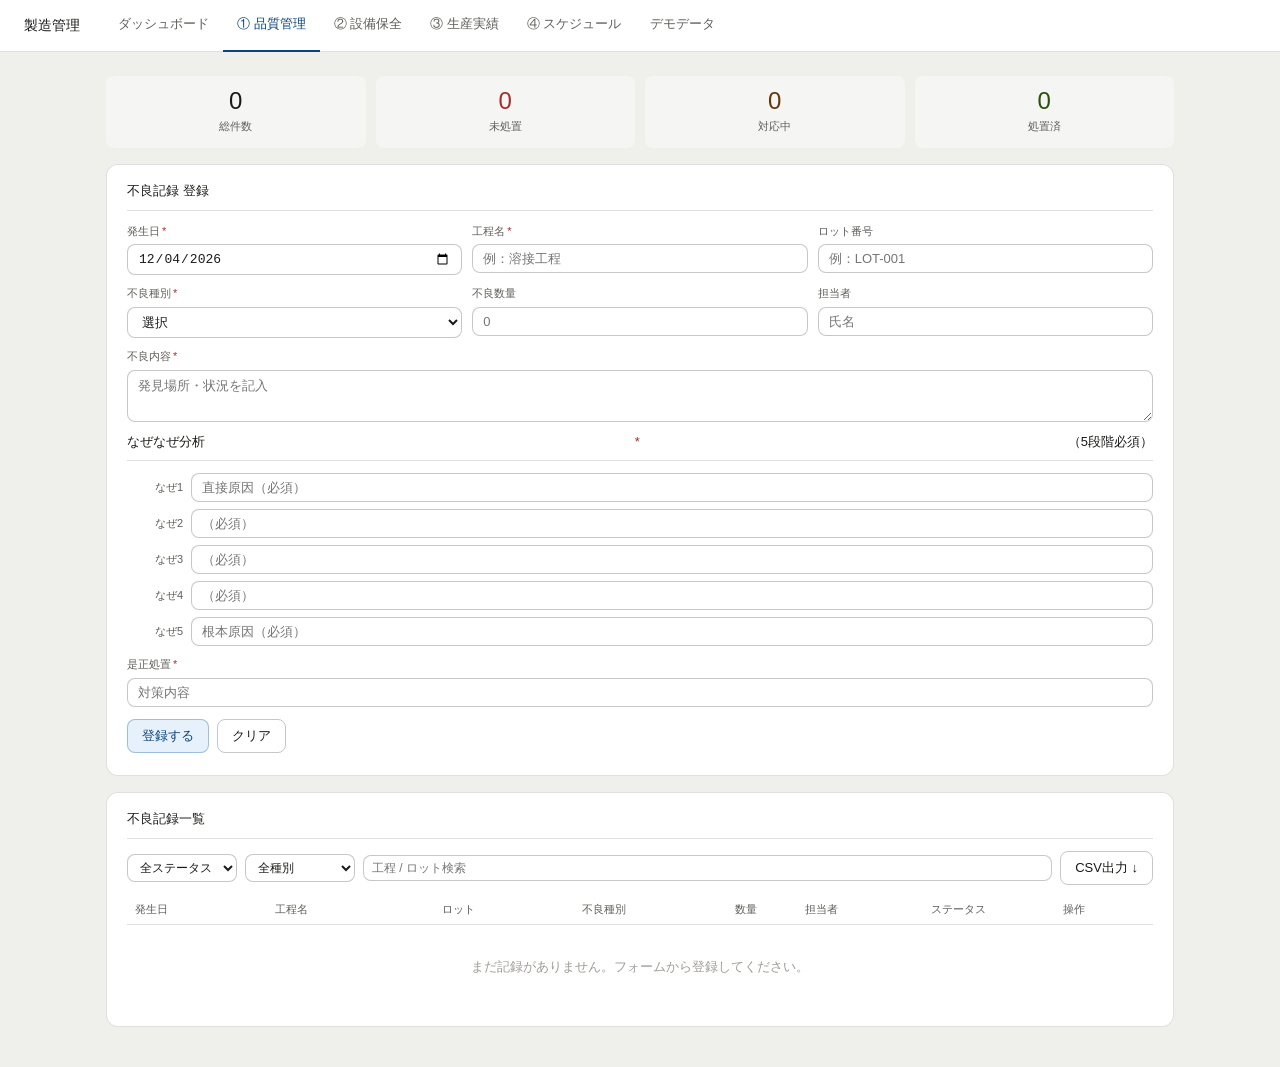
<file: quality.html>
<!DOCTYPE html>
<html lang="ja">
<head>
<meta charset="UTF-8">
<meta name="viewport" content="width=device-width, initial-scale=1">
<title>品質・不良管理 | 製造管理</title>
<link rel="stylesheet" href="css/style.css">
</head>
<body>
<script src="js/nav.js"></script>
<div class="page">
  <div class="g4" style="margin-bottom:1rem">
    <div class="stat"><div class="sv" id="s0">0</div><div class="sl">総件数</div></div>
    <div class="stat"><div class="sv" id="s1" style="color:var(--danger)">0</div><div class="sl">未処置</div></div>
    <div class="stat"><div class="sv" id="s2" style="color:var(--warn)">0</div><div class="sl">対応中</div></div>
    <div class="stat"><div class="sv" id="s3" style="color:var(--success)">0</div><div class="sl">処置済</div></div>
  </div>

  <div class="card">
    <div class="sec">不良記録 登録</div>
    <div class="g3">
      <div class="f"><label>発生日<span class="req">*</span></label><input type="date" id="f-date"></div>
      <div class="f"><label>工程名<span class="req">*</span></label><input type="text" id="f-proc" placeholder="例：溶接工程"></div>
      <div class="f"><label>ロット番号</label><input type="text" id="f-lot" placeholder="例：LOT-001"></div>
    </div>
    <div class="g3">
      <div class="f"><label>不良種別<span class="req">*</span></label>
        <select id="f-type"><option value="">選択</option><option>寸法不良</option><option>外観不良</option><option>機能不良</option><option>材料不良</option><option>組み付け不良</option><option>その他</option></select>
      </div>
      <div class="f"><label>不良数量</label><input type="number" id="f-qty" placeholder="0" min="0"></div>
      <div class="f"><label>担当者</label><input type="text" id="f-pers" placeholder="氏名"></div>
    </div>
    <div class="f" style="margin-bottom:10px"><label>不良内容<span class="req">*</span></label><textarea id="f-desc" placeholder="発見場所・状況を記入"></textarea></div>
    <div class="sec" style="margin-top:4px">なぜなぜ分析<span class="req">*</span>（5段階必須）</div>
    <div id="naze-rows"></div>
    <div class="f" style="margin-top:10px;margin-bottom:12px"><label>是正処置<span class="req">*</span></label><input type="text" id="f-act" placeholder="対策内容"></div>
    <div class="btn-row">
      <button class="btn btn-p" onclick="addRec()">登録する</button>
      <button class="btn" onclick="clearForm()">クリア</button>
    </div>
    <div class="errmsg" id="errmsg"></div>
  </div>

  <div class="card">
    <div class="sec">不良記録一覧</div>
    <div class="frow">
      <select id="fil-s" onchange="render()"><option value="">全ステータス</option><option>未処置</option><option>対応中</option><option>処置済</option></select>
      <select id="fil-t" onchange="render()"><option value="">全種別</option><option>寸法不良</option><option>外観不良</option><option>機能不良</option><option>材料不良</option><option>組み付け不良</option><option>その他</option></select>
      <input type="text" id="fil-q" placeholder="工程 / ロット検索" oninput="render()" style="flex:1;min-width:100px">
      <button class="btn" onclick="exportCSV()">CSV出力 ↓</button>
    </div>
    <div class="tbl-wrap">
      <table>
        <thead><tr>
          <th style="width:80px">発生日</th><th style="width:96px">工程名</th><th style="width:80px">ロット</th>
          <th style="width:88px">不良種別</th><th style="width:40px">数量</th><th style="width:72px">担当者</th>
          <th style="width:76px">ステータス</th><th style="width:56px">操作</th>
        </tr></thead>
        <tbody id="tbody"></tbody>
      </table>
      <div id="empty" class="empty-hint">まだ記録がありません。フォームから登録してください。</div>
    </div>
  </div>
</div>
<script src="js/shared.js"></script>
<script>
let recs = loadKey('qc_recs') || [];
let exp = {};

const NAZE = ['直接原因（必須）','（必須）','（必須）','（必須）','根本原因（必須）'];
function buildNaze(){
  document.getElementById('naze-rows').innerHTML = NAZE.map((ph,i) =>
    `<div style="display:grid;grid-template-columns:56px 1fr;gap:8px;align-items:center;margin-bottom:7px">
      <span style="font-size:11px;font-weight:500;color:var(--text2);text-align:right">なぜ${i+1}</span>
      <input type="text" id="n${i+1}" placeholder="${ph}" style="font-size:13px;padding:6px 10px;border:0.5px solid var(--border2);border-radius:var(--radius);background:var(--bg);color:var(--text);width:100%">
    </div>`).join('');
}
buildNaze();
document.getElementById('f-date').value = tod();

function addRec(){
  const date=document.getElementById('f-date').value;
  const proc=document.getElementById('f-proc').value.trim();
  const type=document.getElementById('f-type').value;
  const desc=document.getElementById('f-desc').value.trim();
  const ns=[1,2,3,4,5].map(i=>document.getElementById('n'+i).value.trim());
  const act=document.getElementById('f-act').value.trim();
  const errs=[];
  if(!date) errs.push('発生日'); if(!proc) errs.push('工程名'); if(!type) errs.push('不良種別'); if(!desc) errs.push('不良内容');
  ns.forEach((v,i)=>{ if(!v) errs.push('なぜ'+(i+1)); }); if(!act) errs.push('是正処置');
  if(errs.length){document.getElementById('errmsg').textContent='必須項目が未入力：'+errs.join('、');return;}
  document.getElementById('errmsg').textContent='';
  recs.unshift({id:Date.now(),date,process:proc,lot:document.getElementById('f-lot').value.trim()||'—',type,qty:parseInt(document.getElementById('f-qty').value)||0,person:document.getElementById('f-pers').value.trim()||'—',desc,n1:ns[0],n2:ns[1],n3:ns[2],n4:ns[3],n5:ns[4],action:act,status:'未処置',createdAt:new Date().toLocaleString('ja-JP')});
  saveKey('qc_recs',recs); render(); stats(); clearForm();
}
function clearForm(){
  ['f-proc','f-lot','f-qty','f-pers','f-desc','f-act'].forEach(id=>document.getElementById(id).value='');
  document.getElementById('f-type').value=''; document.getElementById('f-date').value=tod();
  document.getElementById('errmsg').textContent=''; buildNaze();
}
function sbadge(s){
  if(s==='未処置') return '<span class="badge b-red">未処置</span>';
  if(s==='対応中') return '<span class="badge b-amb">対応中</span>';
  return '<span class="badge b-grn">処置済</span>';
}
function render(){
  const fs=document.getElementById('fil-s').value, ft=document.getElementById('fil-t').value, fq=document.getElementById('fil-q').value.toLowerCase();
  const filtered=recs.filter(r=>(!fs||r.status===fs)&&(!ft||r.type===ft)&&(!fq||r.process.toLowerCase().includes(fq)||r.lot.toLowerCase().includes(fq)));
  document.getElementById('empty').style.display=filtered.length?'none':'block';
  document.getElementById('tbody').innerHTML=filtered.map(r=>{
    const ex=exp[r.id];
    const detail=ex?`<tr class="drow"><td colspan="8" style="padding:10px 12px">
      <div style="display:grid;grid-template-columns:1fr 1fr;gap:8px;margin-bottom:8px;font-size:12px">
        <div><span style="color:var(--text2)">不良内容：</span>${r.desc}</div>
        <div><span style="color:var(--text2)">是正処置：</span>${r.action}</div>
      </div>
      <div style="font-size:12px;margin-bottom:8px"><span style="color:var(--text2)">なぜなぜ：</span>
        ${[r.n1,r.n2,r.n3,r.n4,r.n5].map((n,i)=>`<span style="margin-right:10px">なぜ${i+1}：${n}</span>`).join('')}
      </div>
      <div style="display:flex;gap:8px;align-items:center;flex-wrap:wrap">
        <span style="font-size:11px;color:var(--text2)">ステータス：</span>
        <select style="font-size:12px;padding:3px 8px;border:0.5px solid var(--border2);border-radius:var(--radius);background:var(--bg);color:var(--text)" onchange="chgSt(${r.id},this.value)">
          <option ${r.status==='未処置'?'selected':''}>未処置</option><option ${r.status==='対応中'?'selected':''}>対応中</option><option ${r.status==='処置済'?'selected':''}>処置済</option>
        </select>
        <button class="btn btn-d" style="font-size:11px;padding:3px 10px" onclick="delRec(${r.id})">削除</button>
      </div>
    </td></tr>`:'';
    return `<tr>
      <td>${r.date}</td><td>${r.process}</td><td style="font-size:11px">${r.lot}</td>
      <td><span class="badge b-blu">${r.type}</span></td><td style="text-align:right">${r.qty}</td>
      <td style="font-size:11px">${r.person}</td><td>${sbadge(r.status)}</td>
      <td><button class="exbtn" onclick="exp[${r.id}]=!exp[${r.id}];render()">${ex?'▲':'▼'} 詳細</button></td>
    </tr>${detail}`;
  }).join('');
}
function stats(){
  document.getElementById('s0').textContent=recs.length;
  document.getElementById('s1').textContent=recs.filter(r=>r.status==='未処置').length;
  document.getElementById('s2').textContent=recs.filter(r=>r.status==='対応中').length;
  document.getElementById('s3').textContent=recs.filter(r=>r.status==='処置済').length;
}
function chgSt(id,v){const r=recs.find(r=>r.id===id);if(r){r.status=v;saveKey('qc_recs',recs);render();stats();}}
function delRec(id){if(!confirm('削除しますか？'))return;recs=recs.filter(r=>r.id!==id);saveKey('qc_recs',recs);render();stats();}
function exportCSV(){
  if(!recs.length){alert('データがありません');return;}
  const h=['発生日','工程名','ロット','不良種別','数量','担当者','ステータス','不良内容','なぜ①','なぜ②','なぜ③','なぜ④','なぜ⑤','是正処置'];
  const rows=recs.map(r=>[r.date,r.process,r.lot,r.type,r.qty,r.person,r.status,r.desc,r.n1,r.n2,r.n3,r.n4,r.n5,r.action].map(v=>`"${String(v||'').replace(/"/g,'""')}"`).join(','));
  const a=document.createElement('a');a.href=URL.createObjectURL(new Blob(['\uFEFF'+[h.join(','),...rows].join('\n')],{type:'text/csv;charset=utf-8'}));a.download=`不良記録_${tod()}.csv`;a.click();
}
render(); stats();
</script>
</body>
</html>
</file>
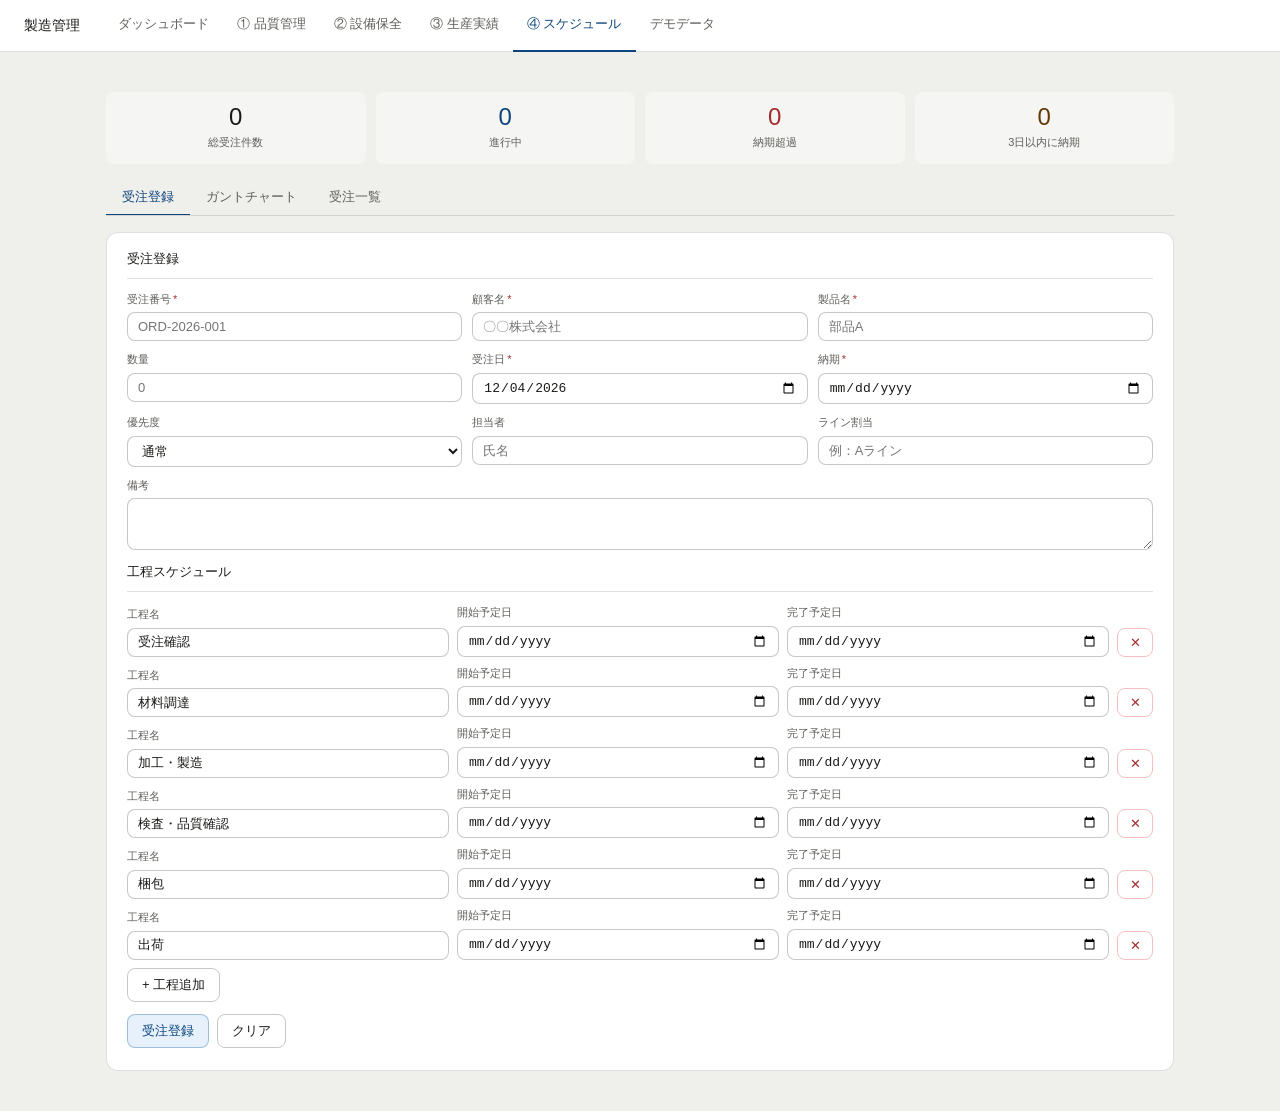
<file: schedule.html>
<!DOCTYPE html>
<html lang="ja">
<head>
<meta charset="UTF-8">
<meta name="viewport" content="width=device-width, initial-scale=1">
<title>スケジュール・納期管理 | 製造管理</title>
<link rel="stylesheet" href="css/style.css">
<style>
.gantt-wrap{overflow-x:auto}
.gantt-tbl{border-collapse:collapse;font-size:11px;min-width:max-content}
.gantt-tbl th,.gantt-tbl td{border:0.5px solid var(--border)}
.g-label{padding:4px 8px;width:140px;min-width:140px;background:var(--bg2);white-space:nowrap;overflow:hidden;text-overflow:ellipsis;font-size:11px}
.g-day{width:26px;min-width:26px;text-align:center;font-size:10px;padding:3px 0;color:var(--text2)}
.g-day.today{background:var(--info-bg);color:var(--info);font-weight:500}
.g-day.sat{color:var(--info)}.g-day.sun{color:var(--danger)}
.g-cell{width:26px;min-width:26px;height:26px;position:relative;padding:0}
.g-bar{position:absolute;top:5px;bottom:5px;border-radius:2px}
.g-due{position:absolute;top:0;bottom:0;left:11px;width:2px;background:var(--danger)}
</style>
</head>
<body>
<script src="js/nav.js"></script>
<div class="page">
  <div id="alert-zone" style="margin-bottom:1rem"></div>
  <div class="g4" style="margin-bottom:1rem">
    <div class="stat"><div class="sv" id="s0">0</div><div class="sl">総受注件数</div></div>
    <div class="stat"><div class="sv" id="s1" style="color:var(--info)">0</div><div class="sl">進行中</div></div>
    <div class="stat"><div class="sv" id="s2" style="color:var(--danger)">0</div><div class="sl">納期超過</div></div>
    <div class="stat"><div class="sv" id="s3" style="color:var(--warn)">0</div><div class="sl">3日以内に納期</div></div>
  </div>
  <div class="tabs">
    <button class="tab active" onclick="switchTab('order',this)">受注登録</button>
    <button class="tab" onclick="switchTab('gantt',this);renderGantt()">ガントチャート</button>
    <button class="tab" onclick="switchTab('list',this);renderList()">受注一覧</button>
    <button class="tab" id="dtab" style="display:none" onclick="switchTab('detail',this)">工程詳細</button>
  </div>
  <div id="panel-order" class="panel show">
    <div class="card">
      <div class="sec">受注登録</div>
      <div class="g3">
        <div class="f"><label>受注番号<span class="req">*</span></label><input type="text" id="on" placeholder="ORD-2026-001"></div>
        <div class="f"><label>顧客名<span class="req">*</span></label><input type="text" id="oc" placeholder="〇〇株式会社"></div>
        <div class="f"><label>製品名<span class="req">*</span></label><input type="text" id="op" placeholder="部品A"></div>
      </div>
      <div class="g3">
        <div class="f"><label>数量</label><input type="number" id="oq" placeholder="0" min="0"></div>
        <div class="f"><label>受注日<span class="req">*</span></label><input type="date" id="od"></div>
        <div class="f"><label>納期<span class="req">*</span></label><input type="date" id="odue"></div>
      </div>
      <div class="g3">
        <div class="f"><label>優先度</label><select id="opri"><option value="通常">通常</option><option value="高">高</option><option value="緊急">緊急</option><option value="低">低</option></select></div>
        <div class="f"><label>担当者</label><input type="text" id="oper" placeholder="氏名"></div>
        <div class="f"><label>ライン割当</label><input type="text" id="oline" placeholder="例：Aライン"></div>
      </div>
      <div class="f" style="margin-bottom:12px"><label>備考</label><textarea id="omemo"></textarea></div>
      <div class="sec">工程スケジュール</div>
      <div id="step-inputs"></div>
      <div style="display:flex;gap:8px;margin-bottom:12px"><button class="btn" onclick="addStepRow()">+ 工程追加</button></div>
      <div class="btn-row"><button class="btn btn-p" onclick="addOrder()">受注登録</button><button class="btn" onclick="clearForm()">クリア</button></div>
      <div class="errmsg" id="oerr"></div>
    </div>
  </div>
  <div id="panel-gantt" class="panel">
    <div class="card">
      <div class="sec">ガントチャート</div>
      <div class="frow">
        <select id="gf" onchange="renderGantt()"><option value="">全受注</option><option>進行中</option><option>完了</option><option>未着手</option><option>納期超過</option></select>
        <select id="gr" onchange="renderGantt()"><option value="14">14日</option><option value="30" selected>30日</option><option value="60">60日</option></select>
      </div>
      <div class="gantt-wrap" id="gwrap"><div class="empty-hint">受注を登録するとガントチャートが表示されます。</div></div>
    </div>
  </div>
  <div id="panel-list" class="panel">
    <div class="card">
      <div class="sec">受注一覧</div>
      <div class="frow">
        <select id="lsst" onchange="renderList()"><option value="">全ステータス</option><option>未着手</option><option>進行中</option><option>完了</option><option>納期超過</option></select>
        <select id="lspri" onchange="renderList()"><option value="">全優先度</option><option>緊急</option><option>高</option><option>通常</option><option>低</option></select>
        <input type="text" id="lsq" placeholder="受注番号 / 顧客 / 製品" oninput="renderList()" style="flex:1;min-width:100px">
        <button class="btn" onclick="exportCSV()">CSV出力 ↓</button>
      </div>
      <div class="tbl-wrap">
        <table>
          <thead><tr><th style="width:92px">受注番号</th><th style="width:88px">顧客</th><th style="width:80px">製品</th><th style="width:48px">数量</th><th style="width:80px">納期</th><th style="width:64px">残り</th><th style="width:56px">優先度</th><th style="width:80px">進捗</th><th style="width:72px">状態</th><th style="width:72px">操作</th></tr></thead>
          <tbody id="ltbody"></tbody>
        </table>
        <div id="lempty" class="empty-hint">受注がありません。</div>
      </div>
    </div>
  </div>
  <div id="panel-detail" class="panel"><div id="dcontent"></div></div>
</div>
<script src="js/shared.js"></script>
<script>
let orders=loadKey('sd_orders')||[]; let sc=0;
const DEFAULT_STEPS=['受注確認','材料調達','加工・製造','検査・品質確認','梱包','出荷'];
const PCOL={緊急:'#E24B4A',高:'#BA7517',通常:'#378ADD',低:'#888780'};
const SCOL=['#7F77DD','#1D9E75','#378ADD','#BA7517','#D85A30','#D4537E'];
const SBADGE={未着手:'b-gray',進行中:'b-blu',完了:'b-grn',納期超過:'b-red'};
const PBADGE={緊急:'b-red',高:'b-amb',通常:'b-blu',低:'b-gray'};

document.getElementById('od').value=tod();

function cst(o){if(o.status==='完了')return '完了';if(dd(o.due)<0)return '納期超過';if(o.steps&&o.steps.some(s=>s.status==='進行中'||s.status==='完了'))return '進行中';return '未着手';}
function cprog(o){if(!o.steps||!o.steps.length)return o.progress||0;return Math.round(o.steps.filter(s=>s.status==='完了').length/o.steps.length*100);}

function initSteps(){sc=0;document.getElementById('step-inputs').innerHTML='';DEFAULT_STEPS.forEach(n=>addStepRow(n));}
function addStepRow(name=''){const i=sc++;const div=document.createElement('div');div.id='sr'+i;div.style.cssText='display:grid;grid-template-columns:1fr 1fr 1fr 36px;gap:8px;margin-bottom:8px;align-items:end';div.innerHTML=`<div class="f"><label>工程名</label><input id="sn${i}" value="${name}" placeholder="工程名" style="font-size:13px;padding:6px 10px;border:0.5px solid var(--border2);border-radius:var(--radius);background:var(--bg);color:var(--text);width:100%"></div><div class="f"><label>開始予定日</label><input type="date" id="ss${i}" style="font-size:13px;padding:6px 10px;border:0.5px solid var(--border2);border-radius:var(--radius);background:var(--bg);color:var(--text);width:100%"></div><div class="f"><label>完了予定日</label><input type="date" id="se${i}" style="font-size:13px;padding:6px 10px;border:0.5px solid var(--border2);border-radius:var(--radius);background:var(--bg);color:var(--text);width:100%"></div><button class="btn btn-d" style="padding:6px 8px" onclick="document.getElementById('sr${i}').remove()">✕</button>`;document.getElementById('step-inputs').appendChild(div);}
function collectSteps(){const s=[];for(let i=0;i<sc;i++){const el=document.getElementById('sn'+i);if(!el||!el.closest('#step-inputs'))continue;const n=el.value.trim();if(!n)continue;s.push({name:n,start:document.getElementById('ss'+i).value,end:document.getElementById('se'+i).value,status:'未着手',progress:0,person:'',note:''});}return s;}

function addOrder(){
  const no=document.getElementById('on').value.trim(),cl=document.getElementById('oc').value.trim(),pr=document.getElementById('op').value.trim(),od=document.getElementById('od').value,due=document.getElementById('odue').value;
  if(!no||!cl||!pr||!od||!due){document.getElementById('oerr').textContent='必須項目を入力してください。';return;}
  if(orders.find(o=>o.no===no)){document.getElementById('oerr').textContent='同じ受注番号が既に存在します。';return;}
  document.getElementById('oerr').textContent='';
  orders.unshift({id:Date.now(),no,client:cl,product:pr,qty:parseInt(document.getElementById('oq').value)||0,ordered:od,due,priority:document.getElementById('opri').value,person:document.getElementById('oper').value.trim(),line:document.getElementById('oline').value.trim(),memo:document.getElementById('omemo').value.trim(),steps:collectSteps(),status:'未着手',progress:0,createdAt:new Date().toLocaleString('ja-JP')});
  saveKey('sd_orders',orders);updateAll();clearForm();
}
function clearForm(){['on','oc','op','oq','oper','oline','omemo'].forEach(id=>document.getElementById(id).value='');document.getElementById('od').value=tod();document.getElementById('odue').value='';document.getElementById('opri').value='通常';document.getElementById('oerr').textContent='';initSteps();}

function renderAlerts(){
  const ov=orders.filter(o=>cst(o)==='納期超過'),sn=orders.filter(o=>{const d=dd(o.due);return d>=0&&d<=3&&cst(o)!=='完了';});
  let h='';
  if(ov.length)h+=`<div class="alert danger"><span class="alert-icon">!</span><div><strong>納期超過 ${ov.length}件</strong><br><span style="font-size:12px">${ov.map(o=>o.no+' '+o.client).join('、')}</span></div></div>`;
  if(sn.length)h+=`<div class="alert warn"><span class="alert-icon">!</span><div><strong>3日以内に納期 ${sn.length}件</strong><br><span style="font-size:12px">${sn.map(o=>o.no+'（残り'+dd(o.due)+'日）').join('、')}</span></div></div>`;
  document.getElementById('alert-zone').innerHTML=h;
}
function renderStats(){const sts=orders.map(o=>cst(o));document.getElementById('s0').textContent=orders.length;document.getElementById('s1').textContent=sts.filter(s=>s==='進行中').length;document.getElementById('s2').textContent=sts.filter(s=>s==='納期超過').length;document.getElementById('s3').textContent=orders.filter(o=>{const d=dd(o.due);return d>=0&&d<=3&&cst(o)!=='完了';}).length;}

function renderGantt(){
  const filt=document.getElementById('gf').value,range=parseInt(document.getElementById('gr').value)||30;
  let list=orders.filter(o=>!filt||cst(o)===filt);
  const wrap=document.getElementById('gwrap');
  if(!list.length){wrap.innerHTML='<div class="empty-hint">表示する受注がありません。</div>';return;}
  const todStr=tod();const start=new Date();start.setDate(start.getDate()-2);
  const days=[];for(let i=0;i<range;i++){const d=new Date(start);d.setDate(start.getDate()+i);days.push(d.toISOString().slice(0,10));}
  const BCOL={未着手:'#B4B2A9',進行中:'#378ADD',完了:'#1D9E75',納期超過:'#E24B4A'};
  let h=`<table class="gantt-tbl"><thead><tr><th class="g-label">受注 / 工程</th>`;
  days.forEach(d=>{const dt=new Date(d);const dw=dt.getDay();const lbl=(dt.getDate()===1||d===days[0])?`${dt.getMonth()+1}/${dt.getDate()}`:dt.getDate();const cls=d===todStr?' today':dw===6?' sat':dw===0?' sun':'';h+=`<th class="g-day${cls}">${lbl}</th>`;});
  h+='</tr></thead><tbody>';
  list.forEach(o=>{
    const st=cst(o);const prog=cprog(o);
    h+=`<tr style="cursor:pointer" onclick="openDetail(${o.id})"><td class="g-label"><div style="display:flex;align-items:center;gap:4px"><span style="width:8px;height:8px;border-radius:50%;background:${PCOL[o.priority]};display:inline-block;flex-shrink:0"></span><span style="font-weight:500">${o.no}</span></div><div style="font-size:10px;color:var(--text2);overflow:hidden;text-overflow:ellipsis">${o.client}</div></td>`;
    days.forEach(d=>{
      let bar='';
      if(o.due&&d===o.due)bar+=`<div class="g-due"></div>`;
      if(o.ordered&&o.due&&d>=o.ordered&&d<=o.due){const isS=d===o.ordered,isE=d===o.due;const bc=BCOL[st]||'#888';bar+=`<div class="g-bar" style="left:${isS?3:0}px;right:${isE?3:0}px;background:${bc};opacity:.3"></div>`;if(prog>0){const total=new Date(o.due)-new Date(o.ordered);const pe=new Date(o.ordered);pe.setTime(pe.getTime()+total*(prog/100));if(d<=pe.toISOString().slice(0,10))bar+=`<div class="g-bar" style="left:${isS?3:0}px;background:${bc};opacity:.85;right:${d===pe.toISOString().slice(0,10)?3:0}px"></div>`;}}
      h+=`<td class="g-cell" style="${d===todStr?'background:rgba(55,138,221,.08)':''}">${bar}</td>`;
    });
    h+='</tr>';
    (o.steps||[]).forEach((s,si)=>{if(!s.start&&!s.end)return;const sc2=SCOL[si%SCOL.length];h+=`<tr><td class="g-label" style="padding-left:18px;font-size:10px;color:var(--text2)">${s.name}</td>`;days.forEach(d=>{let bar='';if(s.start&&s.end&&d>=s.start&&d<=s.end){const isS=d===s.start,isE=d===s.end;bar=`<div class="g-bar" style="left:${isS?3:0}px;right:${isE?3:0}px;background:${sc2};opacity:${s.status==='完了'?.9:.45}"></div>`;}h+=`<td class="g-cell">${bar}</td>`;});h+='</tr>';});
  });
  h+='</tbody></table>';wrap.innerHTML=h;
}

function renderList(){
  const fs=document.getElementById('lsst').value,fp=document.getElementById('lspri').value,fq=document.getElementById('lsq').value.toLowerCase();
  const po={緊急:0,高:1,通常:2,低:3};
  const filtered=orders.filter(o=>(!fs||cst(o)===fs)&&(!fp||o.priority===fp)&&(!fq||o.no.toLowerCase().includes(fq)||o.client.toLowerCase().includes(fq)||o.product.toLowerCase().includes(fq))).sort((a,b)=>(po[a.priority]||2)-(po[b.priority]||2)||a.due.localeCompare(b.due));
  document.getElementById('lempty').style.display=filtered.length?'none':'block';
  document.getElementById('ltbody').innerHTML=filtered.map(o=>{const st=cst(o);const prog=cprog(o);const d=dd(o.due);const dStr=st==='完了'?'完了':d<0?`超過${Math.abs(d)}日`:`残り${d}日`;const dCol=st==='完了'?'var(--success)':d<0?'var(--danger)':d<=3?'var(--warn)':'var(--text)';return `<tr><td style="font-size:11px;font-weight:500">${o.no}</td><td style="font-size:11px">${o.client}</td><td style="font-size:11px">${o.product}</td><td style="text-align:right">${o.qty||'—'}</td><td>${o.due}</td><td style="color:${dCol};font-size:11px;font-weight:500">${dStr}</td><td><span class="badge ${PBADGE[o.priority]||'b-gray'}">${o.priority}</span></td><td><div style="display:flex;align-items:center;gap:5px"><div class="prog-wrap" style="flex:1"><div class="prog-fill" style="width:${prog}%;background:${prog===100?'#1D9E75':'#378ADD'}"></div></div><span style="font-size:11px;min-width:28px;text-align:right">${prog}%</span></div></td><td><span class="badge ${SBADGE[st]||'b-gray'}">${st}</span></td><td style="display:flex;gap:4px"><button class="exbtn" onclick="openDetail(${o.id})">詳細</button><button class="btn btn-d" style="font-size:10px;padding:2px 6px" onclick="delOrder(${o.id})">削除</button></td></tr>`;}).join('');
}

function openDetail(id){document.getElementById('dtab').style.display='';switchTab('detail',document.getElementById('dtab'));renderDetail(id);}
function renderDetail(id){
  const o=orders.find(x=>x.id===id);if(!o){document.getElementById('dcontent').innerHTML='<div class="card">受注が見つかりません。</div>';return;}
  const st=cst(o);const prog=cprog(o);
  document.getElementById('dcontent').innerHTML=`<div class="card">
    <div style="display:flex;justify-content:space-between;align-items:flex-start;flex-wrap:wrap;gap:8px;margin-bottom:12px">
      <div><div style="font-size:15px;font-weight:500">${o.no} — ${o.client}</div><div style="font-size:12px;color:var(--text2);margin-top:2px">${o.product}${o.qty?' × '+o.qty:''} ／ 納期：${o.due} ／ 担当：${o.person||'—'} ／ ライン：${o.line||'—'}</div></div>
      <div style="display:flex;gap:6px"><span class="badge ${PBADGE[o.priority]||'b-gray'}">${o.priority}</span><span class="badge ${SBADGE[st]||'b-gray'}">${st}</span></div>
    </div>
    <div style="margin-bottom:14px"><div style="font-size:11px;color:var(--text2);margin-bottom:4px">全体進捗 ${prog}%</div><div style="height:8px;background:var(--border);border-radius:4px;overflow:hidden"><div style="height:100%;width:${prog}%;background:${prog===100?'#1D9E75':'#378ADD'};border-radius:4px;transition:width .4s"></div></div></div>
    <div class="sec">工程別進捗</div>
    ${(o.steps||[]).map((s,i)=>{const sc2=SCOL[i%SCOL.length];return `<div style="border:0.5px solid var(--border);border-radius:var(--radius);padding:10px 12px;margin-bottom:8px">
      <div style="display:flex;justify-content:space-between;align-items:center;flex-wrap:wrap;gap:6px;margin-bottom:8px">
        <div style="display:flex;align-items:center;gap:7px"><span style="width:10px;height:10px;border-radius:50%;background:${sc2};display:inline-block;flex-shrink:0"></span><span style="font-size:13px;font-weight:500">${s.name}</span><span style="font-size:11px;color:var(--text2)">${s.start||'—'} 〜 ${s.end||'—'}</span></div>
        <select style="font-size:12px;padding:3px 8px;border:0.5px solid var(--border2);border-radius:var(--radius);background:var(--bg);color:var(--text)" onchange="updSt(${id},${i},this.value)"><option ${s.status==='未着手'?'selected':''}>未着手</option><option ${s.status==='進行中'?'selected':''}>進行中</option><option ${s.status==='完了'?'selected':''}>完了</option><option ${s.status==='保留'?'selected':''}>保留</option></select>
      </div>
      <div style="display:grid;grid-template-columns:1fr 1fr;gap:8px;margin-bottom:8px">
        <div class="f"><label>担当者</label><input value="${s.person||''}" style="font-size:12px;padding:4px 8px;border:0.5px solid var(--border2);border-radius:var(--radius);background:var(--bg);color:var(--text);width:100%" onchange="updF(${id},${i},'person',this.value)" placeholder="氏名"></div>
        <div class="f"><label>進捗率 <span id="spv${id}_${i}">${s.progress||0}</span>%</label><input type="range" min="0" max="100" step="5" value="${s.progress||0}" style="width:100%" oninput="updP(${id},${i},this.value)"></div>
      </div>
      <div style="height:6px;background:var(--border);border-radius:3px;overflow:hidden;margin-bottom:8px"><div id="spb${id}_${i}" style="height:100%;width:${s.progress||0}%;background:${sc2};border-radius:3px"></div></div>
      <div class="f"><label>メモ</label><input value="${s.note||''}" style="font-size:12px;padding:4px 8px;border:0.5px solid var(--border2);border-radius:var(--radius);background:var(--bg);color:var(--text);width:100%" onchange="updF(${id},${i},'note',this.value)" placeholder="問題点・備考"></div>
    </div>`;}).join('')}
  </div>`;
}
function updSt(oid,si,val){const o=orders.find(x=>x.id===oid);if(!o)return;o.steps[si].status=val;if(val==='完了')o.steps[si].progress=100;if(o.steps.every(s=>s.status==='完了'))o.status='完了';else if(o.steps.some(s=>s.status==='進行中'||s.status==='完了'))o.status='進行中';saveKey('sd_orders',orders);updateAll();renderDetail(oid);}
function updP(oid,si,val){const o=orders.find(x=>x.id===oid);if(!o)return;o.steps[si].progress=parseInt(val);const v=document.getElementById('spv'+oid+'_'+si);if(v)v.textContent=val;const b=document.getElementById('spb'+oid+'_'+si);if(b)b.style.width=val+'%';o.progress=Math.round(o.steps.reduce((a,s)=>a+(s.progress||0),0)/o.steps.length);saveKey('sd_orders',orders);renderStats();renderAlerts();}
function updF(oid,si,field,val){const o=orders.find(x=>x.id===oid);if(!o)return;o.steps[si][field]=val;saveKey('sd_orders',orders);}
function delOrder(id){if(!confirm('削除しますか？'))return;orders=orders.filter(o=>o.id!==id);saveKey('sd_orders',orders);updateAll();}
function exportCSV(){if(!orders.length){alert('データがありません');return;}const h=['受注番号','顧客名','製品名','数量','受注日','納期','優先度','担当者','ライン','ステータス','進捗(%)','備考'];const rows=orders.map(o=>[o.no,o.client,o.product,o.qty,o.ordered,o.due,o.priority,o.person,o.line,cst(o),cprog(o),o.memo].map(v=>`"${String(v||'').replace(/"/g,'""')}"`).join(','));const a=document.createElement('a');a.href=URL.createObjectURL(new Blob(['\uFEFF'+[h.join(','),...rows].join('\n')],{type:'text/csv;charset=utf-8'}));a.download=`受注一覧_${tod()}.csv`;a.click();}
function updateAll(){renderStats();renderAlerts();renderList();}
initSteps();updateAll();
</script>
</body>
</html>
</file>
<file: css/style.css>
*, *::before, *::after { box-sizing: border-box; margin: 0; padding: 0; }

:root {
  --bg: #ffffff;
  --bg2: #f5f5f3;
  --bg3: #efefec;
  --text: #1a1a18;
  --text2: #5f5e5a;
  --text3: #9e9c96;
  --border: rgba(0,0,0,0.12);
  --border2: rgba(0,0,0,0.22);
  --info-bg: #e6f1fb; --info: #0c447c; --info-border: rgba(24,95,165,0.35);
  --success-bg: #eaf3de; --success: #27500a; --success-border: rgba(59,109,17,0.35);
  --warn-bg: #faeeda; --warn: #633806; --warn-border: rgba(186,117,23,0.35);
  --danger-bg: #fcebeb; --danger: #a32d2d; --danger-border: rgba(226,75,74,0.35);
  --radius: 8px; --radius-lg: 12px;
  --shadow: 0 1px 4px rgba(0,0,0,0.08);
}

@media (prefers-color-scheme: dark) {
  :root {
    --bg: #1c1c1a; --bg2: #252523; --bg3: #2e2e2b;
    --text: #e8e6de; --text2: #a8a69e; --text3: #6b6966;
    --border: rgba(255,255,255,0.1); --border2: rgba(255,255,255,0.18);
    --info-bg: #042c53; --info: #85b7eb; --info-border: rgba(55,138,221,0.3);
    --success-bg: #173404; --success: #97c459; --success-border: rgba(99,153,34,0.3);
    --warn-bg: #412402; --warn: #fac775; --warn-border: rgba(186,117,23,0.3);
    --danger-bg: #501313; --danger: #f09595; --danger-border: rgba(226,75,74,0.3);
  }
}

body { font-family: -apple-system, BlinkMacSystemFont, 'Segoe UI', sans-serif; background: var(--bg3); color: var(--text); font-size: 14px; line-height: 1.6; min-height: 100vh; }

/* NAV */
.nav { background: var(--bg); border-bottom: 0.5px solid var(--border); padding: 0 1.5rem; display: flex; align-items: center; gap: 0; position: sticky; top: 0; z-index: 100; height: 52px; }
.nav-brand { font-size: 14px; font-weight: 500; color: var(--text); text-decoration: none; margin-right: 1.5rem; white-space: nowrap; }
.nav-links { display: flex; gap: 0; overflow-x: auto; flex: 1; }
.nav-link { font-size: 13px; padding: 0 14px; height: 52px; display: flex; align-items: center; color: var(--text2); text-decoration: none; border-bottom: 2px solid transparent; white-space: nowrap; transition: color .15s; }
.nav-link:hover { color: var(--text); }
.nav-link.active { color: var(--info); border-bottom-color: var(--info); font-weight: 500; }

/* LAYOUT */
.page { max-width: 1100px; margin: 0 auto; padding: 1.5rem 1rem; }
.card { background: var(--bg); border: 0.5px solid var(--border); border-radius: var(--radius-lg); padding: 1rem 1.25rem; margin-bottom: 1rem; }
.sec { font-size: 13px; font-weight: 500; color: var(--text); padding-bottom: 8px; border-bottom: 0.5px solid var(--border); margin-bottom: 12px; display: flex; justify-content: space-between; align-items: center; }
.g2 { display: grid; grid-template-columns: 1fr 1fr; gap: 12px; margin-bottom: 1rem; }
.g3 { display: grid; grid-template-columns: 1fr 1fr 1fr; gap: 10px; margin-bottom: 10px; }
.g4 { display: grid; grid-template-columns: repeat(4, minmax(0,1fr)); gap: 10px; margin-bottom: 1rem; }
@media(max-width:640px){ .g2,.g3,.g4{ grid-template-columns:1fr 1fr; } }
@media(max-width:400px){ .g2,.g3,.g4{ grid-template-columns:1fr; } }

/* FORM */
.f { display: flex; flex-direction: column; gap: 4px; }
.f label { font-size: 11px; color: var(--text2); }
.f input, .f select, .f textarea { font-size: 13px; padding: 6px 10px; border: 0.5px solid var(--border2); border-radius: var(--radius); background: var(--bg); color: var(--text); width: 100%; }
.f textarea { resize: vertical; min-height: 52px; }
.f input:focus, .f select:focus, .f textarea:focus { outline: none; border-color: var(--info); box-shadow: 0 0 0 2px var(--info-border); }
.req { color: var(--danger); margin-left: 2px; }
.errmsg { font-size: 11px; color: var(--danger); margin-top: 6px; }

/* BUTTONS */
.btn { font-size: 13px; padding: 7px 14px; border-radius: var(--radius); border: 0.5px solid var(--border2); background: transparent; color: var(--text); cursor: pointer; transition: background .15s; }
.btn:hover { background: var(--bg2); }
.btn-p { background: var(--info-bg); color: var(--info); border-color: var(--info-border); }
.btn-p:hover { opacity: .85; }
.btn-d { color: var(--danger); border-color: var(--danger-border); }
.btn-d:hover { background: var(--danger-bg); }
.btn-row { display: flex; gap: 8px; flex-wrap: wrap; }

/* BADGES */
.badge { display: inline-block; font-size: 11px; padding: 2px 8px; border-radius: 9999px; font-weight: 500; white-space: nowrap; }
.b-red { background: var(--danger-bg); color: var(--danger); }
.b-amb { background: var(--warn-bg); color: var(--warn); }
.b-grn { background: var(--success-bg); color: var(--success); }
.b-blu { background: var(--info-bg); color: var(--info); }
.b-gray { background: var(--bg2); color: var(--text2); }

/* STATS */
.stat { background: var(--bg2); border-radius: var(--radius); padding: 12px 10px; text-align: center; }
.sv { font-size: 24px; font-weight: 500; color: var(--text); line-height: 1.1; }
.su { font-size: 11px; color: var(--text2); margin-left: 2px; }
.sl { font-size: 11px; color: var(--text2); margin-top: 4px; }

/* ALERTS */
.alert { border-radius: var(--radius); padding: 10px 14px; margin-bottom: 8px; font-size: 13px; display: flex; gap: 10px; align-items: flex-start; border: 0.5px solid; }
.alert.danger { background: var(--danger-bg); color: var(--danger); border-color: var(--danger-border); }
.alert.warn { background: var(--warn-bg); color: var(--warn); border-color: var(--warn-border); }
.alert.info { background: var(--info-bg); color: var(--info); border-color: var(--info-border); }
.alert.success { background: var(--success-bg); color: var(--success); border-color: var(--success-border); }
.alert-icon { font-size: 15px; flex-shrink: 0; line-height: 1.5; }

/* TABS */
.tabs { display: flex; gap: 0; border-bottom: 0.5px solid var(--border); margin-bottom: 1rem; overflow-x: auto; }
.tab { font-size: 13px; padding: 8px 16px; border: none; background: transparent; color: var(--text2); cursor: pointer; border-bottom: 2px solid transparent; margin-bottom: -1px; white-space: nowrap; }
.tab:hover { color: var(--text); }
.tab.active { color: var(--info); border-bottom-color: var(--info); font-weight: 500; }
.panel { display: none; }
.panel.show { display: block; }

/* TABLE */
.tbl-wrap { overflow-x: auto; }
table { width: 100%; border-collapse: collapse; font-size: 12px; table-layout: fixed; }
th { font-size: 11px; font-weight: 500; color: var(--text2); padding: 6px 8px; border-bottom: 0.5px solid var(--border); text-align: left; white-space: nowrap; }
td { padding: 7px 8px; border-bottom: 0.5px solid var(--border); color: var(--text); vertical-align: middle; word-break: break-all; }
tr:last-child td { border-bottom: none; }
tr:hover td { background: var(--bg2); }
.drow td { background: var(--bg2); }
.exbtn { font-size: 11px; color: var(--info); cursor: pointer; background: none; border: none; padding: 0; }

/* MISC */
.frow { display: flex; gap: 8px; margin-bottom: 10px; flex-wrap: wrap; align-items: center; }
.frow select, .frow input[type=text], .frow input[type=date] { font-size: 12px; padding: 5px 8px; border: 0.5px solid var(--border2); border-radius: var(--radius); background: var(--bg); color: var(--text); }
.prog-wrap { height: 6px; background: var(--border); border-radius: 3px; overflow: hidden; }
.prog-fill { height: 100%; border-radius: 3px; }
.empty-hint { text-align: center; padding: 2rem; font-size: 13px; color: var(--text3); }
.divider { height: 0.5px; background: var(--border); margin: 10px 0; }
</file>
